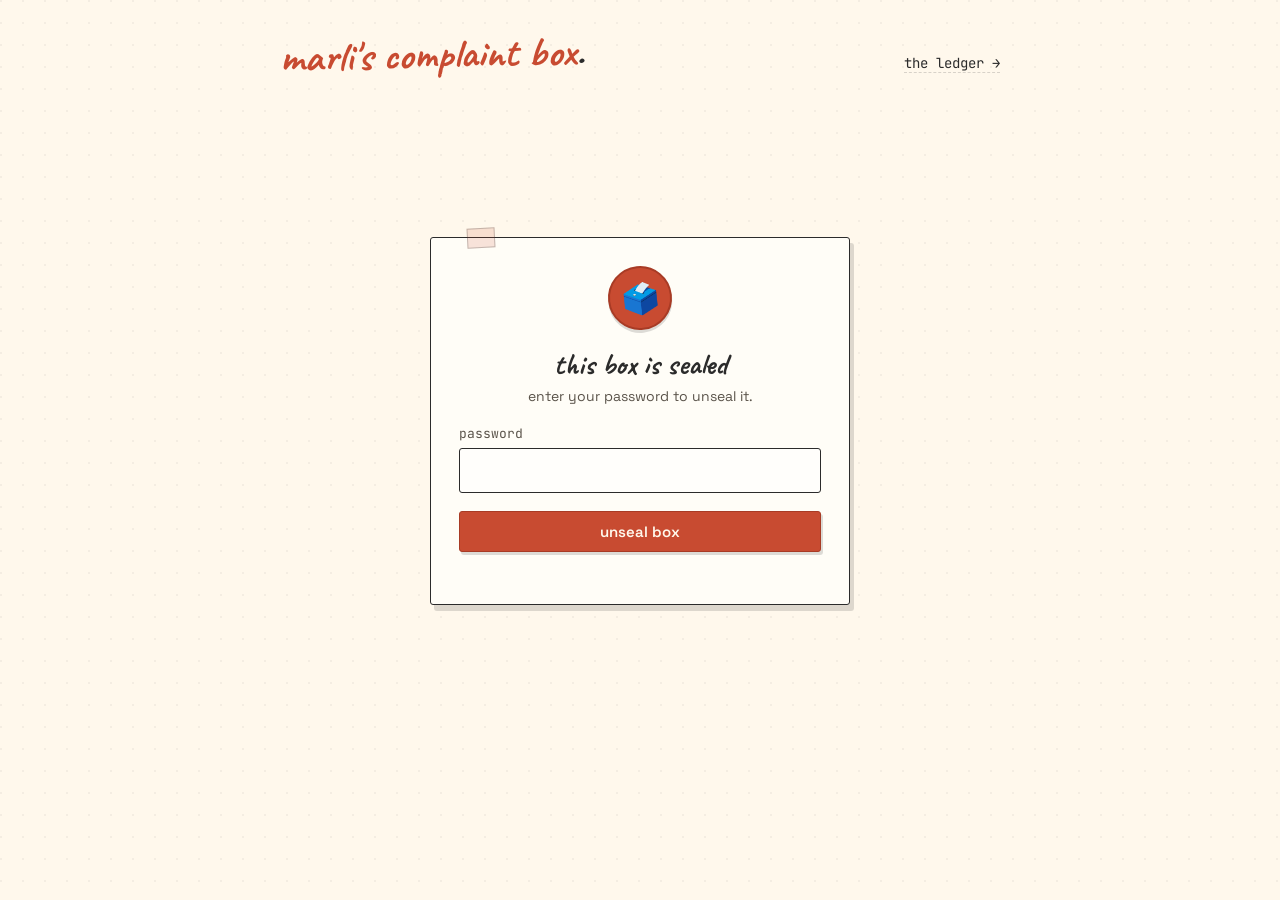
<file: index.html>
<!DOCTYPE html>
<html lang="en">
<head>
<meta charset="UTF-8">
<meta name="viewport" content="width=device-width, initial-scale=1, minimum-scale=1">
<title>Marli's Complaint Box</title>
<meta name="description" content="A small, official-feeling place to file a complaint.">
<link rel="preconnect" href="https://fonts.googleapis.com">
<link href="https://fonts.googleapis.com/css2?family=Caveat:wght@600;700&family=Space+Grotesk:wght@400;500;600;700&family=JetBrains+Mono:wght@400;500&display=swap" rel="stylesheet">
<link rel="stylesheet" href="style.css">
</head>
<body>

<div class="page">

  <header class="topbar">
    <div>
      <h1 class="wordmark">marli's complaint box<span class="dot">.</span></h1>
    </div>
    <nav class="top-links">
      <a href="pareto/index.html">the ledger &rarr;</a>
    </nav>
  </header>

  <!-- ============== LOCK SCREEN ============== -->
  <section id="lockScreen" class="envelope-wrap">
    <div class="envelope card">
      <div class="seal">🗳️</div>
      <h2 style="font-size:30px; margin-bottom:6px;">this box is sealed</h2>
      <p style="color:var(--ink-soft); font-size:14px; margin:0 0 20px;">
        enter your password to unseal it.
      </p>
      <form id="lockForm">
        <div class="field" style="text-align:left;">
          <label for="pw">password</label>
          <input type="password" id="pw" name="pw" autocomplete="off" required>
        </div>
        <button type="submit" class="btn btn-primary" style="width:100%;">unseal box</button>
        <div class="error-msg" id="lockError" role="alert"></div>
      </form>
    </div>
  </section>

  <!-- ============== COMPLAINT FORM (shown after auth) ============== -->
  <section id="formScreen" style="display:none;">

    <div class="card">
      <div class="controls-row" style="margin-bottom:14px;">
        <span class="mono" id="greeting" style="font-size:14px; color:var(--ink-soft);"></span>
        <button class="btn btn-ghost" id="logoutBtn" type="button">seal the vault</button>
      </div>

      <h2 style="font-size:26px; margin-bottom:4px;">what's the trouble?</h2>
      <p style="color:var(--ink-soft); font-size:14px; margin:0 0 22px;">
        say what happened. it goes straight to the other party's inbox &mdash; and gets logged in the ledger.
      </p>

      <form id="complaintForm">
        <div class="field">
          <label>category</label>
          <div class="category-group" id="categoryGroup">
            <label class="cat-chip" data-cat="work">
              <input type="radio" name="category" value="work" required> work
            </label>
            <label class="cat-chip" data-cat="life">
              <input type="radio" name="category" value="life"> life
            </label>
            <label class="cat-chip" data-cat="other">
              <input type="radio" name="category" value="other"> other
            </label>
          </div>
        </div>

        <div class="field">
          <label for="message">the complaint</label>
          <textarea id="message" name="message" placeholder="be specific. the ledger doesn't judge, but it does count." required></textarea>
        </div>

        <button type="submit" class="btn btn-primary" id="submitBtn">file complaint</button>
        <div class="error-msg" id="formError" role="alert"></div>
      </form>
    </div>

    <!-- ============== CONFIRMATION TICKET ============== -->
    <div class="card no-pin" id="ticketCard" style="display:none; margin-top:22px;">
      <div class="filed-stamp" id="filedStamp" style="margin-bottom:14px;">FILED</div>
      <div class="ticket">
        <div class="ticket-main">
          <div style="font-size:13px; color:var(--ink-soft); margin-bottom:6px;" class="mono" id="emailStatusLine"></div>
          <p style="margin:0; font-size:15px;" id="ticketSummary"></p>
        </div>
        <div class="ticket-stub">
          <span>ticket</span>
          <span class="num" id="ticketNum"></span>
        </div>
      </div>
      <button class="btn" id="fileAnotherBtn" type="button" style="margin-top:18px;">file another</button>
    </div>

  </section>

  <footer class="page-footer">
  </footer>

</div>

<script src="app.js"></script>
<script>
(function () {
  const lockScreen = document.getElementById("lockScreen");
  const formScreen = document.getElementById("formScreen");
  const lockForm = document.getElementById("lockForm");
  const lockError = document.getElementById("lockError");
  const pwInput = document.getElementById("pw");
  const greeting = document.getElementById("greeting");
  const logoutBtn = document.getElementById("logoutBtn");

  const complaintForm = document.getElementById("complaintForm");
  const formError = document.getElementById("formError");
  const submitBtn = document.getElementById("submitBtn");
  const categoryGroup = document.getElementById("categoryGroup");

  const ticketCard = document.getElementById("ticketCard");
  const ticketNum = document.getElementById("ticketNum");
  const ticketSummary = document.getElementById("ticketSummary");
  const emailStatusLine = document.getElementById("emailStatusLine");
  const fileAnotherBtn = document.getElementById("fileAnotherBtn");

  function showForm(user) {
    lockScreen.style.display = "none";
    formScreen.style.display = "block";
    const name = user === "marli" ? "Marli" : "Raghav";
    greeting.textContent = "unsealed by " + name;
  }

  function resetToLock() {
    clearSession();
    formScreen.style.display = "none";
    ticketCard.style.display = "none";
    complaintForm.style.display = "block";
    complaintForm.reset();
    categoryGroup.querySelectorAll(".cat-chip").forEach(c => c.classList.remove("active"));
    lockScreen.style.display = "flex";
    pwInput.value = "";
    lockError.textContent = "";
    pwInput.focus();
  }

  lockForm.addEventListener("submit", function (e) {
    e.preventDefault();
    const user = checkPassword(pwInput.value);
    if (!user) {
      lockError.textContent = "that's not it. try again.";
      pwInput.value = "";
      pwInput.focus();
      return;
    }
    lockError.textContent = "";
    setSession(user);
    showForm(user);
  });

  logoutBtn.addEventListener("click", resetToLock);
  fileAnotherBtn.addEventListener("click", function () {
    ticketCard.style.display = "none";
    complaintForm.style.display = "block";
    complaintForm.reset();
    categoryGroup.querySelectorAll(".cat-chip").forEach(c => c.classList.remove("active"));
    formError.textContent = "";
  });

  categoryGroup.querySelectorAll(".cat-chip").forEach(chip => {
    chip.addEventListener("click", function () {
      categoryGroup.querySelectorAll(".cat-chip").forEach(c => c.classList.remove("active"));
      chip.classList.add("active");
    });
  });

  complaintForm.addEventListener("submit", async function (e) {
    e.preventDefault();
    formError.textContent = "";

    const session = getSession();
    if (!session) { resetToLock(); return; }

    const category = (complaintForm.querySelector("input[name='category']:checked") || {}).value;
    const message = document.getElementById("message").value.trim();

    if (!category) { formError.textContent = "pick a category first."; return; }
    if (!message) { formError.textContent = "say something — the box is listening."; return; }

    submitBtn.disabled = true;
    submitBtn.textContent = "filing…";

    const fromUser = session.user; // "marli" | "raghav"
    const toAddress = fromUser === "marli" ? CONFIG.recipients.raghavInbox : CONFIG.recipients.marliInbox;
    const submittedAt = new Date().toISOString();
    const ticketId = await nextTicketId();

    const entry = {
      id: ticketId,
      user: fromUser,
      category,
      message,
      submittedAt
    };

    let emailResult;
    try {
      emailResult = await sendComplaintEmail({ fromUser, toAddress, category, message, ticketId, submittedAt });
    } catch (err) {
      emailResult = { sent: false, simulated: true };
    }

    saveEntry(entry);
    syncToSheets(entry);

    // show ticket
    complaintForm.style.display = "none";
    ticketCard.style.display = "block";
    ticketNum.textContent = ticketId;
    ticketSummary.textContent = "\u201c" + (message.length > 140 ? message.slice(0, 140) + "…" : message) + "\u201d filed under " + category + ".";
    emailStatusLine.textContent = emailResult.sent
      ? "sent to " + toAddress
      : "logged locally (email simulated — connect EmailJS in app.js to send for real) → " + toAddress;

    submitBtn.disabled = false;
    submitBtn.textContent = "file complaint";
  });
})();
</script>
</body>
</html>
</file>
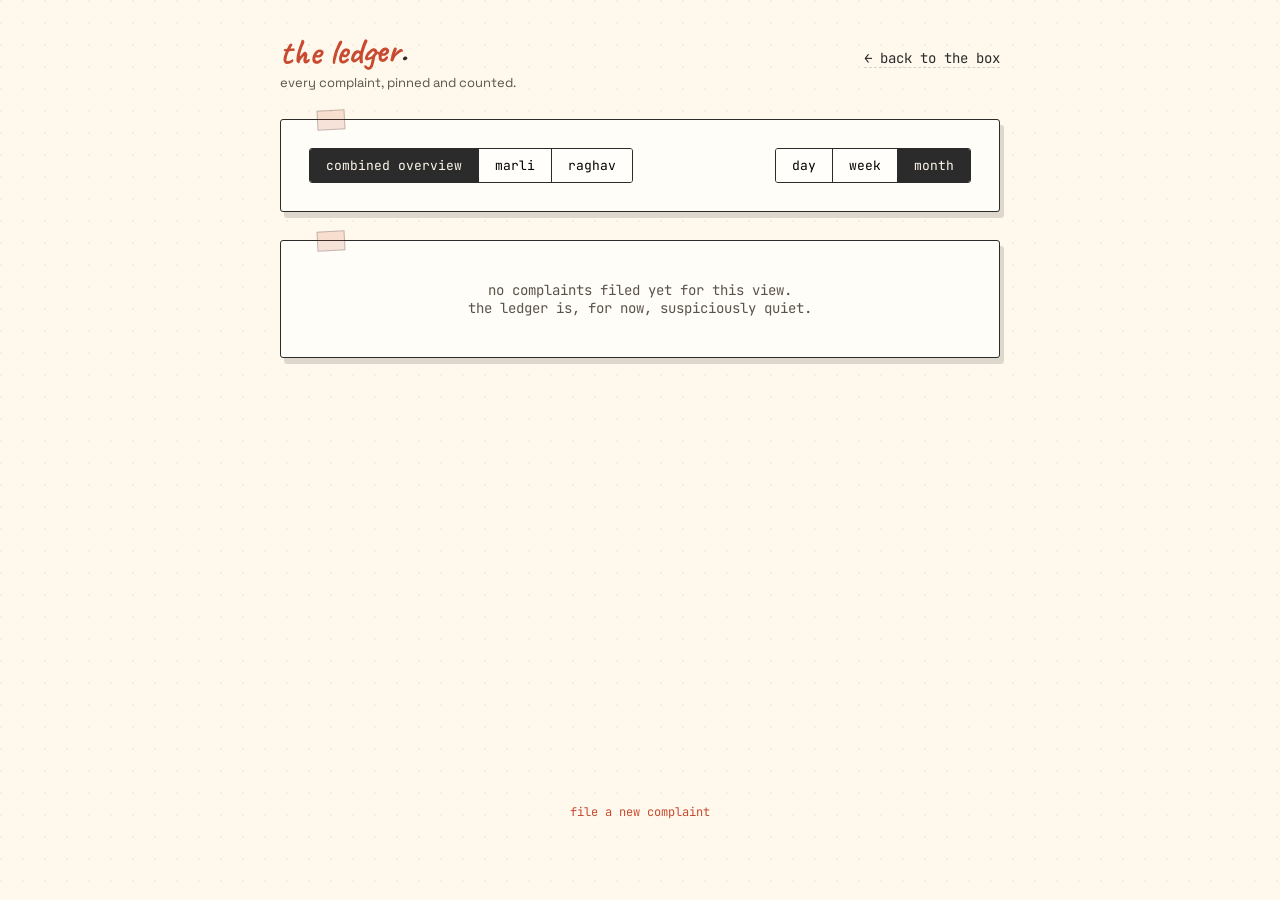
<file: pareto/index.html>
<!DOCTYPE html>
<html lang="en">
<head>
<meta charset="UTF-8">
<meta name="viewport" content="width=device-width, initial-scale=1, minimum-scale=1">
<title>The Ledger — Marli's Complaint Box</title>
<meta name="description" content="A pareto view of who complained about what, and when.">
<link rel="preconnect" href="https://fonts.googleapis.com">
<link href="https://fonts.googleapis.com/css2?family=Caveat:wght@600;700&family=Space+Grotesk:wght@400;500;600;700&family=JetBrains+Mono:wght@400;500&display=swap" rel="stylesheet">
<link rel="stylesheet" href="../style.css">
<style>
  .chart-svg { width: 100%; height: auto; display: block; }
  .bar { fill: var(--folder); }
  .bar.life { fill: var(--filed); }
  .bar.other { fill: var(--violet); }
  .bar.work { fill: var(--folder); }
  .cum-line { fill: none; stroke: var(--stamp); stroke-width: 2.5; }
  .cum-dot { fill: var(--stamp); }
  .axis-text { font-family: 'JetBrains Mono', monospace; font-size: 11px; fill: var(--ink-soft); }
  .bar-label { font-family: 'JetBrains Mono', monospace; font-size: 11px; fill: var(--ink); }
  .pct-label { font-family: 'JetBrains Mono', monospace; font-size: 11px; font-weight: 500; fill: var(--stamp); }
  .grid-line { stroke: rgba(43,43,43,0.12); stroke-width: 1; }
</style>
</head>
<body>

<div class="page">

  <header class="topbar">
    <div>
      <h1 class="wordmark" style="font-size:clamp(24px,5vw,36px);"><a href="../index.html" style="color:inherit; text-decoration:none;">the ledger<span class="dot">.</span></a></h1>
      <div class="tagline">every complaint, pinned and counted.</div>
    </div>
    <nav class="top-links">
      <a href="../index.html">&larr; back to the box</a>
    </nav>
  </header>

  <div class="card">
    <div class="controls-row">
      <div class="toggle-group" id="userToggle">
        <button data-user="all" class="active">combined overview</button>
        <button data-user="marli">marli</button>
        <button data-user="raghav">raghav</button>
      </div>
      <div class="toggle-group" id="granToggle">
        <button data-gran="day">day</button>
        <button data-gran="week">week</button>
        <button data-gran="month" class="active">month</button>
      </div>
    </div>
  </div>

  <div id="content"></div>

  <footer class="page-footer">
    <a href="../index.html">file a new complaint</a>
  </footer>

</div>

<script src="../app.js"></script>
<script>
(function () {
  const content = document.getElementById("content");
  const userToggle = document.getElementById("userToggle");
  const granToggle = document.getElementById("granToggle");

  let activeUser = "all";
  let activeGran = "month";

  const CAT_COLOR = { work: "#E8B23D", life: "#5C7A5C", other: "#7B6CA8" };
  const CAT_LABEL = { work: "work", life: "life", other: "other" };

  function setupToggle(group, attr, onChange) {
    group.querySelectorAll("button").forEach(btn => {
      btn.addEventListener("click", () => {
        group.querySelectorAll("button").forEach(b => b.classList.remove("active"));
        btn.classList.add("active");
        onChange(btn.getAttribute(attr));
      });
    });
  }

  setupToggle(userToggle, "data-user", (v) => { activeUser = v; render(); });
  setupToggle(granToggle, "data-gran", (v) => { activeGran = v; render(); });

  function filterEntries(entries) {
    return activeUser === "all" ? entries : entries.filter(e => e.user === activeUser);
  }

  function groupByBucket(entries) {
    const buckets = {};
    entries.forEach(e => {
      const key = bucketKey(e.submittedAt, activeGran);
      if (!buckets[key]) buckets[key] = [];
      buckets[key].push(e);
    });
    return buckets;
  }

  function paretoForBucket(entriesInBucket) {
    const counts = { work: 0, life: 0, other: 0 };
    entriesInBucket.forEach(e => { if (counts[e.category] !== undefined) counts[e.category]++; });
    const total = entriesInBucket.length;
    const rows = Object.keys(counts)
      .map(cat => ({ cat, count: counts[cat] }))
      .sort((a, b) => b.count - a.count);
    let running = 0;
    rows.forEach(r => {
      running += r.count;
      r.cumPct = total ? Math.round((running / total) * 100) : 0;
    });
    return { rows, total };
  }

  function renderParetoSVG(rows, total, byUserBreakdown) {
    const W = 600, H = 280;
    const padL = 40, padR = 40, padT = 26, padB = 50;
    const chartW = W - padL - padR;
    const chartH = H - padT - padB;
    const maxCount = Math.max(1, ...rows.map(r => r.count));
    const barW = chartW / rows.length * 0.55;
    const gap = chartW / rows.length;

    let bars = "";
    let labels = "";
    let cumPoints = [];

    rows.forEach((r, i) => {
      const x = padL + gap * i + (gap - barW) / 2;
      const barH = (r.count / maxCount) * chartH;
      const y = padT + chartH - barH;
      bars += `<rect class="bar ${r.cat}" x="${x.toFixed(1)}" y="${y.toFixed(1)}" width="${barW.toFixed(1)}" height="${barH.toFixed(1)}" rx="2"></rect>`;
      bars += `<text class="bar-label" x="${(x + barW / 2).toFixed(1)}" y="${(y - 8).toFixed(1)}" text-anchor="middle">${r.count}</text>`;
      labels += `<text class="axis-text" x="${(x + barW / 2).toFixed(1)}" y="${H - padB + 18}" text-anchor="middle">${CAT_LABEL[r.cat]}</text>`;
      const cx = padL + gap * i + gap / 2;
      const cy = padT + chartH - (r.cumPct / 100) * chartH;
      cumPoints.push([cx, cy]);
    });

    let cumPath = "";
    if (cumPoints.length) {
      cumPath = "M " + cumPoints.map(p => p[0].toFixed(1) + " " + p[1].toFixed(1)).join(" L ");
    }
    let cumDots = cumPoints.map(p => `<circle class="cum-dot" cx="${p[0].toFixed(1)}" cy="${p[1].toFixed(1)}" r="3.5"></circle>`).join("");
    let cumLabels = rows.map((r, i) => {
      const p = cumPoints[i];
      const txt = r.cumPct + "%";
      const w = txt.length * 6.5 + 12;
      const h = 17;
      // above the dot by default; drop below when the dot is near the top
      const below = (p[1] - 34) < padT;
      const boxY = below ? p[1] + 9 : p[1] - h - 9;
      // keep the pill inside the chart horizontally
      let boxX = Math.max(2, Math.min(p[0] - w / 2, W - w - 2));
      const textX = boxX + w / 2;
      const textY = boxY + h / 2 + 4;
      return `
        <rect x="${boxX.toFixed(1)}" y="${boxY.toFixed(1)}" width="${w.toFixed(1)}" height="${h}" rx="8.5"
              fill="var(--paper)" stroke="var(--stamp)" stroke-width="1"></rect>
        <text class="pct-label" x="${textX.toFixed(1)}" y="${textY.toFixed(1)}" text-anchor="middle">${txt}</text>`;
    }).join("");

    let gridLines = "";
    [0, 0.25, 0.5, 0.75, 1].forEach(f => {
      const y = padT + chartH * (1 - f);
      gridLines += `<line class="grid-line" x1="${padL}" y1="${y.toFixed(1)}" x2="${W - padR}" y2="${y.toFixed(1)}"></line>`;
    });

    const breakdownHtml = byUserBreakdown ? `
      <div class="legend-row">
        ${Object.keys(byUserBreakdown).map(u => `<span>${u}: <strong>${byUserBreakdown[u]}</strong></span>`).join("")}
      </div>` : "";

    return `
      <svg class="chart-svg" viewBox="0 0 ${W} ${H}" xmlns="http://www.w3.org/2000/svg" role="img" aria-label="Pareto chart of complaint categories">
        ${gridLines}
        ${bars}
        <path class="cum-line" d="${cumPath}"></path>
        ${cumDots}
        ${cumLabels}
        ${labels}
      </svg>
      <div class="legend-row">
        <span><span class="legend-dot" style="background:${CAT_COLOR.work}"></span>work</span>
        <span><span class="legend-dot" style="background:${CAT_COLOR.life}"></span>life</span>
        <span><span class="legend-dot" style="background:${CAT_COLOR.other}"></span>other</span>
        <span><span class="legend-dot" style="background:var(--stamp)"></span>cumulative %</span>
        <span style="margin-left:auto; color:var(--ink-soft);">total: ${total}</span>
      </div>
      ${breakdownHtml}
    `;
  }

  function render() {
    const all = loadEntries();
    const filtered = filterEntries(all);

    if (filtered.length === 0) {
      content.innerHTML = `<div class="card empty-state">no complaints filed yet for this view.<br>the ledger is, for now, suspiciously quiet.</div>`;
      return;
    }

    const buckets = groupByBucket(filtered);
    const bucketKeys = Object.keys(buckets).sort().reverse(); // most recent first

    let html = `<div class="corkboard" style="display:flex; flex-direction:column; gap:18px;">`;
    bucketKeys.forEach(key => {
      const entriesInBucket = buckets[key];
      const { rows, total } = paretoForBucket(entriesInBucket);

      let byUser = null;
      if (activeUser === "all") {
        byUser = {};
        entriesInBucket.forEach(e => { byUser[e.user] = (byUser[e.user] || 0) + 1; });
      }

      html += `
        <div class="pin-card">
          <div class="pin-dot"></div>
          <h3 style="font-size:20px; margin-bottom:10px;">${key}</h3>
          ${renderParetoSVG(rows, total, byUser)}
        </div>
      `;
    });
    html += `</div>`;
    content.innerHTML = html;
  }

  loadEntriesFromSheets().then(remote => {
    if (CONFIG.sheets.enabled) {
      // the sheet is the source of truth — mirror it exactly, even when empty,
      // so cleared complaints don't linger from stale local cache
      localStorage.setItem(CONFIG.storageKey, JSON.stringify(remote));
    } else if (remote.length > 0) {
      localStorage.setItem(CONFIG.storageKey, JSON.stringify(remote));
    }
    render();
  });
})();
</script>
</body>
</html>
</file>
<file: style.css>
/* ====================================================
   Marli's Complaint Box — shared styles
   Palette:
     paper:   #FFF8EC
     ink:     #2B2B2B
     stamp:   #C84B31  (primary accent / "submit" energy)
     filed:   #5C7A5C  (success / filed-away green)
     folder:  #E8B23D  (manila yellow — "work")
     violet:  #7B6CA8  (small purple — "other")
   ==================================================== */

@font-face {
  font-family: 'Caveat';
  src: local('Caveat');
}

:root {
  --paper: #FFF8EC;
  --paper-dark: #F2E9D8;
  --ink: #2B2B2B;
  --ink-soft: #5a534a;
  --stamp: #C84B31;
  --stamp-dark: #a83b25;
  --filed: #5C7A5C;
  --folder: #E8B23D;
  --violet: #7B6CA8;
  --line: rgba(43,43,43,0.18);
  --shadow: rgba(43,43,43,0.16);
  --radius: 3px;
}

* { box-sizing: border-box; }

html, body {
  margin: 0;
  padding: 0;
  background: var(--paper);
  color: var(--ink);
  font-family: 'Space Grotesk', -apple-system, BlinkMacSystemFont, 'Segoe UI', sans-serif;
  min-height: 100vh;
}

body {
  background-image:
    radial-gradient(circle at 1px 1px, rgba(43,43,43,0.05) 1px, transparent 0);
  background-size: 22px 22px;
}

@media (prefers-reduced-motion: reduce) {
  *, *::before, *::after {
    animation-duration: 0.001ms !important;
    animation-iteration-count: 1 !important;
    transition-duration: 0.001ms !important;
  }
}

a { color: var(--stamp); text-decoration: none; }
a:hover { text-decoration: underline; }

:focus-visible {
  outline: 3px solid var(--stamp);
  outline-offset: 2px;
}

h1, h2, h3 {
  font-family: 'Caveat', cursive;
  font-weight: 700;
  margin: 0;
  line-height: 1.1;
}

.handwritten { font-family: 'Caveat', cursive; }

.mono {
  font-family: 'JetBrains Mono', 'Courier New', monospace;
  letter-spacing: 0.02em;
}

/* ---------- layout shells ---------- */

.page {
  max-width: 760px;
  margin: 0 auto;
  padding: 32px 20px 80px;
  min-height: 100vh;
  display: flex;
  flex-direction: column;
  gap: 28px;
}

.topbar {
  display: flex;
  align-items: baseline;
  justify-content: space-between;
  gap: 12px;
  flex-wrap: wrap;
}

.wordmark {
  font-size: clamp(28px, 6vw, 42px);
  color: var(--stamp);
  transform: rotate(-1.2deg);
  display: inline-block;
}

.wordmark .dot {
  color: var(--ink);
}

.tagline {
  font-size: 13px;
  color: var(--ink-soft);
  margin-top: 2px;
}

nav.top-links {
  display: flex;
  gap: 16px;
  font-size: 14px;
  font-family: 'JetBrains Mono', monospace;
}

nav.top-links a {
  color: var(--ink);
  border-bottom: 1px dashed var(--line);
}
nav.top-links a:hover { color: var(--stamp); border-color: var(--stamp); }

/* ---------- card / index-card aesthetic ---------- */

.card {
  background: #fffdf7;
  border: 1.5px solid var(--ink);
  border-radius: var(--radius);
  box-shadow: 4px 6px 0 var(--shadow);
  padding: 28px;
  position: relative;
}

.card::before {
  content: '';
  position: absolute;
  top: -10px;
  left: 36px;
  width: 26px;
  height: 18px;
  background: rgba(200,75,49,0.15);
  border: 1px solid rgba(43,43,43,0.25);
  transform: rotate(-3deg);
}

.card.no-pin::before { display: none; }

/* ---------- buttons ---------- */

.btn {
  font-family: 'Space Grotesk', sans-serif;
  font-weight: 600;
  font-size: 15px;
  border: 1.5px solid var(--ink);
  background: var(--paper);
  color: var(--ink);
  padding: 10px 20px;
  border-radius: var(--radius);
  cursor: pointer;
  box-shadow: 2px 3px 0 var(--shadow);
  transition: transform 0.12s ease, box-shadow 0.12s ease;
}

.btn:hover {
  transform: translate(-1px, -1px);
  box-shadow: 3px 4px 0 var(--shadow);
}

.btn:active {
  transform: translate(1px, 2px);
  box-shadow: 0px 0px 0 var(--shadow);
}

.btn-primary {
  background: var(--stamp);
  color: #fff8ec;
  border-color: var(--stamp-dark);
}

.btn-primary:hover { background: var(--stamp-dark); }

.btn-ghost {
  background: transparent;
  box-shadow: none;
  border-color: transparent;
  text-decoration: underline dashed;
}

.btn:disabled {
  opacity: 0.5;
  cursor: not-allowed;
  transform: none !important;
}

/* ---------- form elements ---------- */

label {
  display: block;
  font-size: 13px;
  font-family: 'JetBrains Mono', monospace;
  text-transform: lowercase;
  color: var(--ink-soft);
  margin-bottom: 6px;
}

input[type="password"],
input[type="text"],
textarea,
select {
  width: 100%;
  font-family: 'Space Grotesk', sans-serif;
  font-size: 16px;
  padding: 11px 13px;
  border: 1.5px solid var(--ink);
  border-radius: var(--radius);
  background: #fffefb;
  color: var(--ink);
}

textarea { resize: vertical; min-height: 110px; }

input:focus, textarea:focus, select:focus {
  border-color: var(--stamp);
}

.field { margin-bottom: 18px; }

.error-msg {
  color: var(--stamp-dark);
  font-size: 13px;
  margin-top: 8px;
  font-family: 'JetBrains Mono', monospace;
  min-height: 16px;
}

/* ---------- category chips ---------- */

.category-group {
  display: flex;
  gap: 10px;
  flex-wrap: wrap;
}

.cat-chip {
  border: 1.5px solid var(--ink);
  border-radius: 999px;
  padding: 8px 16px;
  font-size: 14px;
  cursor: pointer;
  background: #fffefb;
  font-weight: 600;
  position: relative;
}

.cat-chip input { position: absolute; opacity: 0; pointer-events: none; }

.cat-chip[data-cat="work"].active { background: var(--folder); border-color: #b3851f; }
.cat-chip[data-cat="life"].active { background: var(--filed); border-color: #3f5740; color: #fff8ec; }
.cat-chip[data-cat="other"].active { background: var(--violet); border-color: #594a7c; color: #fff8ec; }

/* ---------- lock screen (envelope) ---------- */

.envelope-wrap {
  display: flex;
  align-items: center;
  justify-content: center;
  min-height: 70vh;
}

.envelope {
  width: min(420px, 100%);
  text-align: center;
}

.seal {
  width: 64px;
  height: 64px;
  margin: 0 auto 18px;
  border-radius: 50%;
  background: var(--stamp);
  color: #fff8ec;
  display: flex;
  align-items: center;
  justify-content: center;
  font-size: 30px;
  border: 2px solid var(--stamp-dark);
  box-shadow: 0 3px 0 var(--shadow);
  transform: rotate(-6deg);
}

/* ---------- ticket stub / confirmation ---------- */

.ticket {
  display: flex;
  border: 1.5px dashed var(--ink);
  border-radius: var(--radius);
  overflow: hidden;
  background: #fffefb;
}

.ticket-main { padding: 18px 20px; flex: 1; }
.ticket-stub {
  width: 110px;
  background: var(--filed);
  color: #fff8ec;
  display: flex;
  flex-direction: column;
  align-items: center;
  justify-content: center;
  font-family: 'JetBrains Mono', monospace;
  font-size: 13px;
  padding: 10px;
  text-align: center;
  border-left: 1.5px dashed rgba(255,248,236,0.5);
}

.ticket-stub .num { font-size: 20px; font-weight: 700; margin-top: 4px; }

@keyframes stampIn {
  0% { transform: scale(2.2) rotate(-18deg); opacity: 0; }
  60% { transform: scale(0.92) rotate(-8deg); opacity: 1; }
  100% { transform: scale(1) rotate(-8deg); opacity: 1; }
}

.filed-stamp {
  display: inline-block;
  border: 3px solid var(--filed);
  color: var(--filed);
  font-family: 'Caveat', cursive;
  font-weight: 700;
  font-size: 26px;
  padding: 4px 16px;
  border-radius: 8px;
  transform: rotate(-8deg);
  animation: stampIn 0.5s ease-out;
}

/* ---------- footer ---------- */

footer.page-footer {
  text-align: center;
  font-size: 12px;
  color: var(--ink-soft);
  font-family: 'JetBrains Mono', monospace;
  margin-top: auto;
  padding-top: 20px;
}

/* ---------- pareto / corkboard subpage ---------- */

.corkboard {
  background: #C9A876;
  background-image:
    radial-gradient(circle at 20% 30%, rgba(0,0,0,0.08) 0, transparent 40%),
    radial-gradient(circle at 80% 70%, rgba(0,0,0,0.08) 0, transparent 40%);
  border: 1.5px solid var(--ink);
  border-radius: var(--radius);
  padding: 24px;
}

.pin-card {
  background: #fffdf7;
  border: 1.5px solid var(--ink);
  border-radius: var(--radius);
  box-shadow: 3px 5px 0 rgba(0,0,0,0.25);
  padding: 20px;
  position: relative;
  transform: rotate(-0.6deg);
}

.pin-card:nth-child(even) { transform: rotate(0.6deg); }

.pin-dot {
  width: 14px;
  height: 14px;
  border-radius: 50%;
  background: var(--stamp);
  position: absolute;
  top: -8px;
  left: 50%;
  margin-left: -7px;
  box-shadow: 0 2px 2px rgba(0,0,0,0.4);
  border: 1px solid var(--stamp-dark);
}

.controls-row {
  display: flex;
  gap: 10px;
  flex-wrap: wrap;
  align-items: center;
  justify-content: space-between;
}

.toggle-group { display: flex; gap: 0; border: 1.5px solid var(--ink); border-radius: var(--radius); overflow: hidden; }
.toggle-group button {
  border: none;
  background: #fffefb;
  padding: 8px 16px;
  font-family: 'JetBrains Mono', monospace;
  font-size: 13px;
  cursor: pointer;
  border-right: 1.5px solid var(--ink);
}
.toggle-group button:last-child { border-right: none; }
.toggle-group button.active { background: var(--ink); color: var(--paper); }

.empty-state {
  text-align: center;
  padding: 40px 20px;
  color: var(--ink-soft);
  font-family: 'JetBrains Mono', monospace;
  font-size: 14px;
}

.legend-row {
  display: flex;
  gap: 14px;
  flex-wrap: wrap;
  font-size: 12px;
  font-family: 'JetBrains Mono', monospace;
  margin-top: 10px;
}
.legend-dot { width: 10px; height: 10px; border-radius: 50%; display: inline-block; margin-right: 5px; vertical-align: middle; }

.banner {
  padding: 12px 16px;
  border-radius: var(--radius);
  border: 1.5px solid;
  font-size: 14px;
  display: none;
}
.banner.show { display: block; }
.banner.success { background: rgba(92,122,92,0.12); border-color: var(--filed); color: var(--filed); }
.banner.error { background: rgba(200,75,49,0.1); border-color: var(--stamp); color: var(--stamp-dark); }

@media (max-width: 540px) {
  .ticket { flex-direction: column; }
  .ticket-stub { width: auto; border-left: none; border-top: 1.5px dashed rgba(255,248,236,0.5); }
}
</file>
